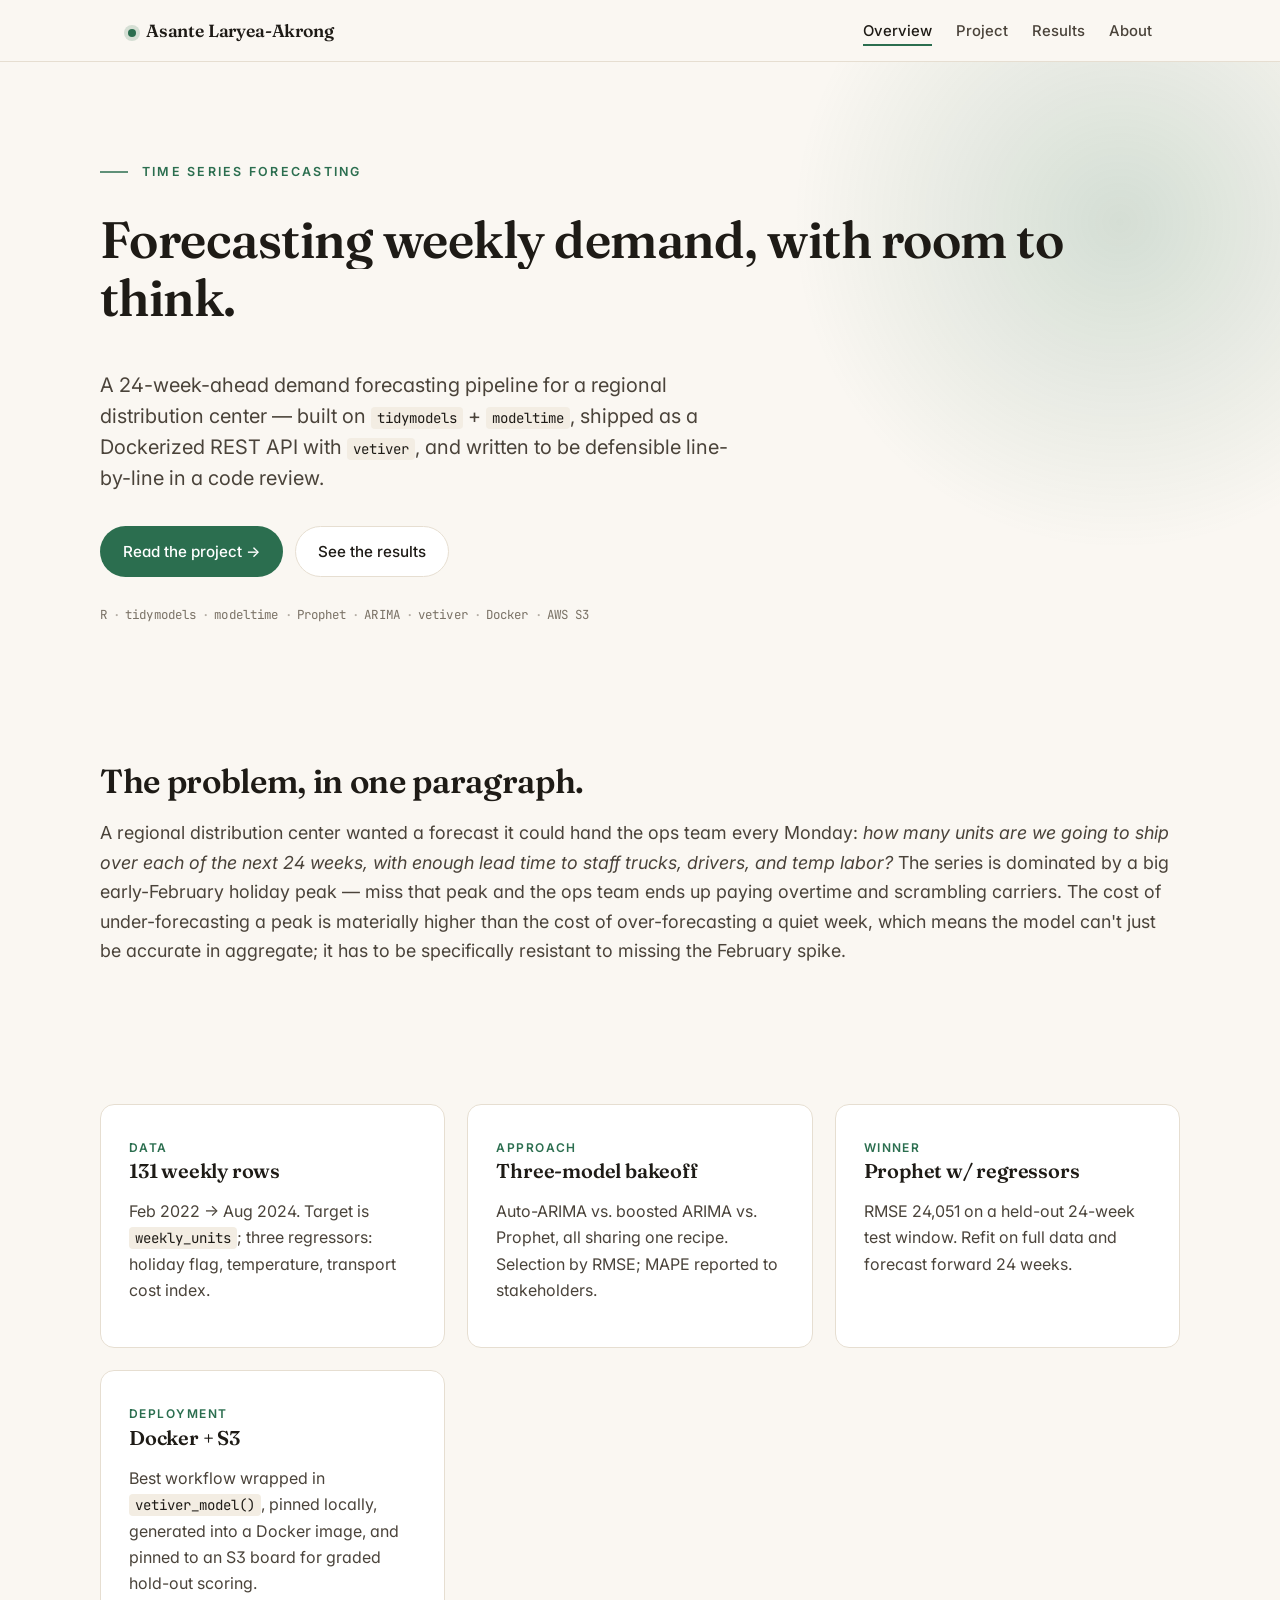
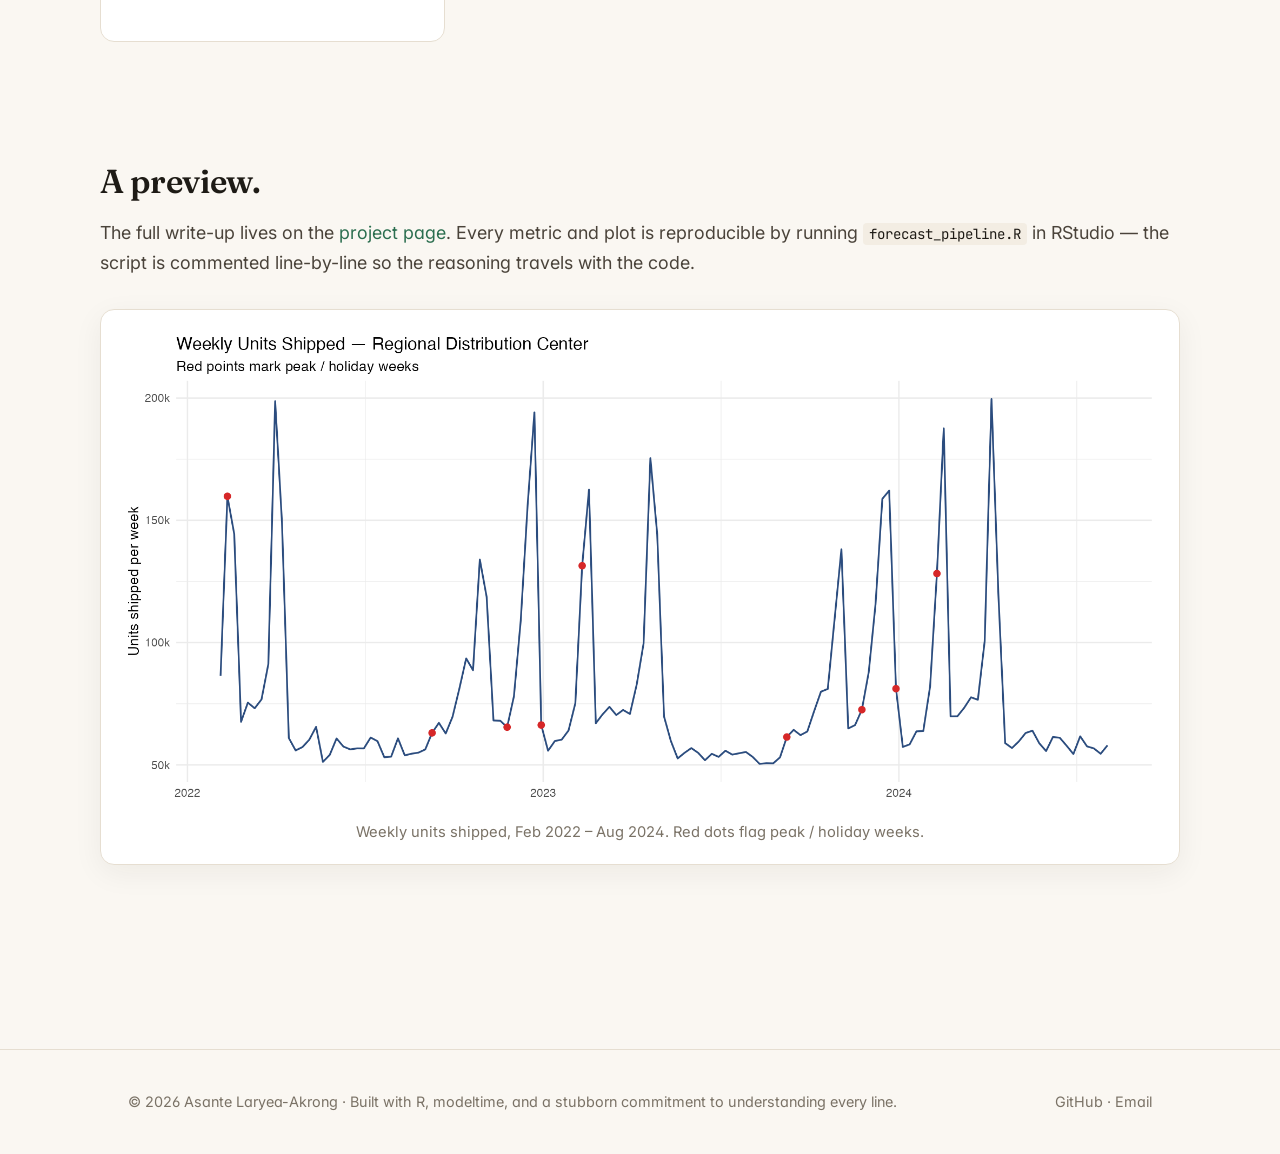
<file: docs/index.html>
<!DOCTYPE html>
<html lang="en">
<head>
  <meta charset="UTF-8" />
  <meta name="viewport" content="width=device-width, initial-scale=1.0" />
  <title>Weekly Demand Forecasting — Asante Laryea-Akrong</title>
  <meta name="description" content="A 24-week-ahead demand forecasting pipeline for a regional distribution center. Built on tidymodels + modeltime, deployed as a Dockerized REST API with vetiver." />
  <link rel="preconnect" href="https://fonts.googleapis.com" />
  <link rel="preconnect" href="https://fonts.gstatic.com" crossorigin />
  <link href="https://fonts.googleapis.com/css2?family=Fraunces:opsz,wght@9..144,500;9..144,600&family=Inter:wght@400;500;600&family=JetBrains+Mono:wght@400;500&display=swap" rel="stylesheet" />
  <link rel="stylesheet" href="assets/css/style.css" />
</head>
<body>

<nav class="nav">
  <div class="nav-inner">
    <a href="index.html" class="brand"><span class="brand-dot"></span>Asante Laryea-Akrong</a>
    <ul class="nav-links">
      <li><a href="index.html">Overview</a></li>
      <li><a href="project.html">Project</a></li>
      <li><a href="results.html">Results</a></li>
      <li><a href="about.html">About</a></li>
    </ul>
  </div>
</nav>

<header class="hero container">
  <span class="eyebrow reveal">Time Series Forecasting</span>
  <h1 data-animate-title>Forecasting weekly demand, with room to think.</h1>
  <p class="hero-lede reveal">
    A 24-week-ahead demand forecasting pipeline for a regional distribution center —
    built on <code>tidymodels</code> + <code>modeltime</code>, shipped as a
    Dockerized REST API with <code>vetiver</code>, and written to be defensible
    line-by-line in a code review.
  </p>
  <div class="hero-actions reveal">
    <a href="project.html" class="btn primary">Read the project →</a>
    <a href="results.html" class="btn">See the results</a>
  </div>
  <div class="chips reveal">
    <span class="chip">R</span>
    <span class="chip">tidymodels</span>
    <span class="chip">modeltime</span>
    <span class="chip">Prophet</span>
    <span class="chip">ARIMA</span>
    <span class="chip">vetiver</span>
    <span class="chip">Docker</span>
    <span class="chip">AWS S3</span>
  </div>
</header>

<section class="section container">
  <h2 class="reveal">The problem, in one paragraph.</h2>
  <p class="lead reveal">
    A regional distribution center wanted a forecast it could hand the ops team every Monday:
    <em>how many units are we going to ship over each of the next 24 weeks, with enough lead
    time to staff trucks, drivers, and temp labor?</em> The series is dominated by a big
    early-February holiday peak — miss that peak and the ops team ends up paying overtime and
    scrambling carriers. The cost of under-forecasting a peak is materially higher than the
    cost of over-forecasting a quiet week, which means the model can't just be accurate in
    aggregate; it has to be specifically resistant to missing the February spike.
  </p>
</section>

<section class="section tight container">
  <div class="grid stagger">
    <div class="card">
      <span class="kicker">Data</span>
      <h3>131 weekly rows</h3>
      <p>Feb 2022 → Aug 2024. Target is <code>weekly_units</code>; three regressors: holiday flag, temperature, transport cost index.</p>
    </div>
    <div class="card">
      <span class="kicker">Approach</span>
      <h3>Three-model bakeoff</h3>
      <p>Auto-ARIMA vs. boosted ARIMA vs. Prophet, all sharing one recipe. Selection by RMSE; MAPE reported to stakeholders.</p>
    </div>
    <div class="card">
      <span class="kicker">Winner</span>
      <h3>Prophet w/ regressors</h3>
      <p>RMSE 24,051 on a held-out 24-week test window. Refit on full data and forecast forward 24 weeks.</p>
    </div>
    <div class="card">
      <span class="kicker">Deployment</span>
      <h3>Docker + S3</h3>
      <p>Best workflow wrapped in <code>vetiver_model()</code>, pinned locally, generated into a Docker image, and pinned to an S3 board for graded hold-out scoring.</p>
    </div>
  </div>
</section>

<section class="section container">
  <div class="reveal">
    <h2>A preview.</h2>
    <p class="lead">
      The full write-up lives on the <a href="project.html">project page</a>.
      Every metric and plot is reproducible by running <code>forecast_pipeline.R</code>
      in RStudio — the script is commented line-by-line so the reasoning travels with the code.
    </p>
  </div>

  <figure class="figure reveal">
    <img src="assets/images/plot_series.png" alt="Weekly units shipped over time, with peak weeks highlighted" />
    <figcaption>Weekly units shipped, Feb 2022 – Aug 2024. Red dots flag peak / holiday weeks.</figcaption>
  </figure>
</section>

<footer class="footer">
  <div class="container footer-inner">
    <div>© 2026 Asante Laryea-Akrong · Built with R, modeltime, and a stubborn commitment to understanding every line.</div>
    <div>
      <a href="https://github.com/AsanteLA" target="_blank" rel="noopener">GitHub</a> ·
      <a href="mailto:asante.laryea.akrong@gmail.com">Email</a>
    </div>
  </div>
</footer>

<script src="assets/js/main.js"></script>
</body>
</html>
</file>
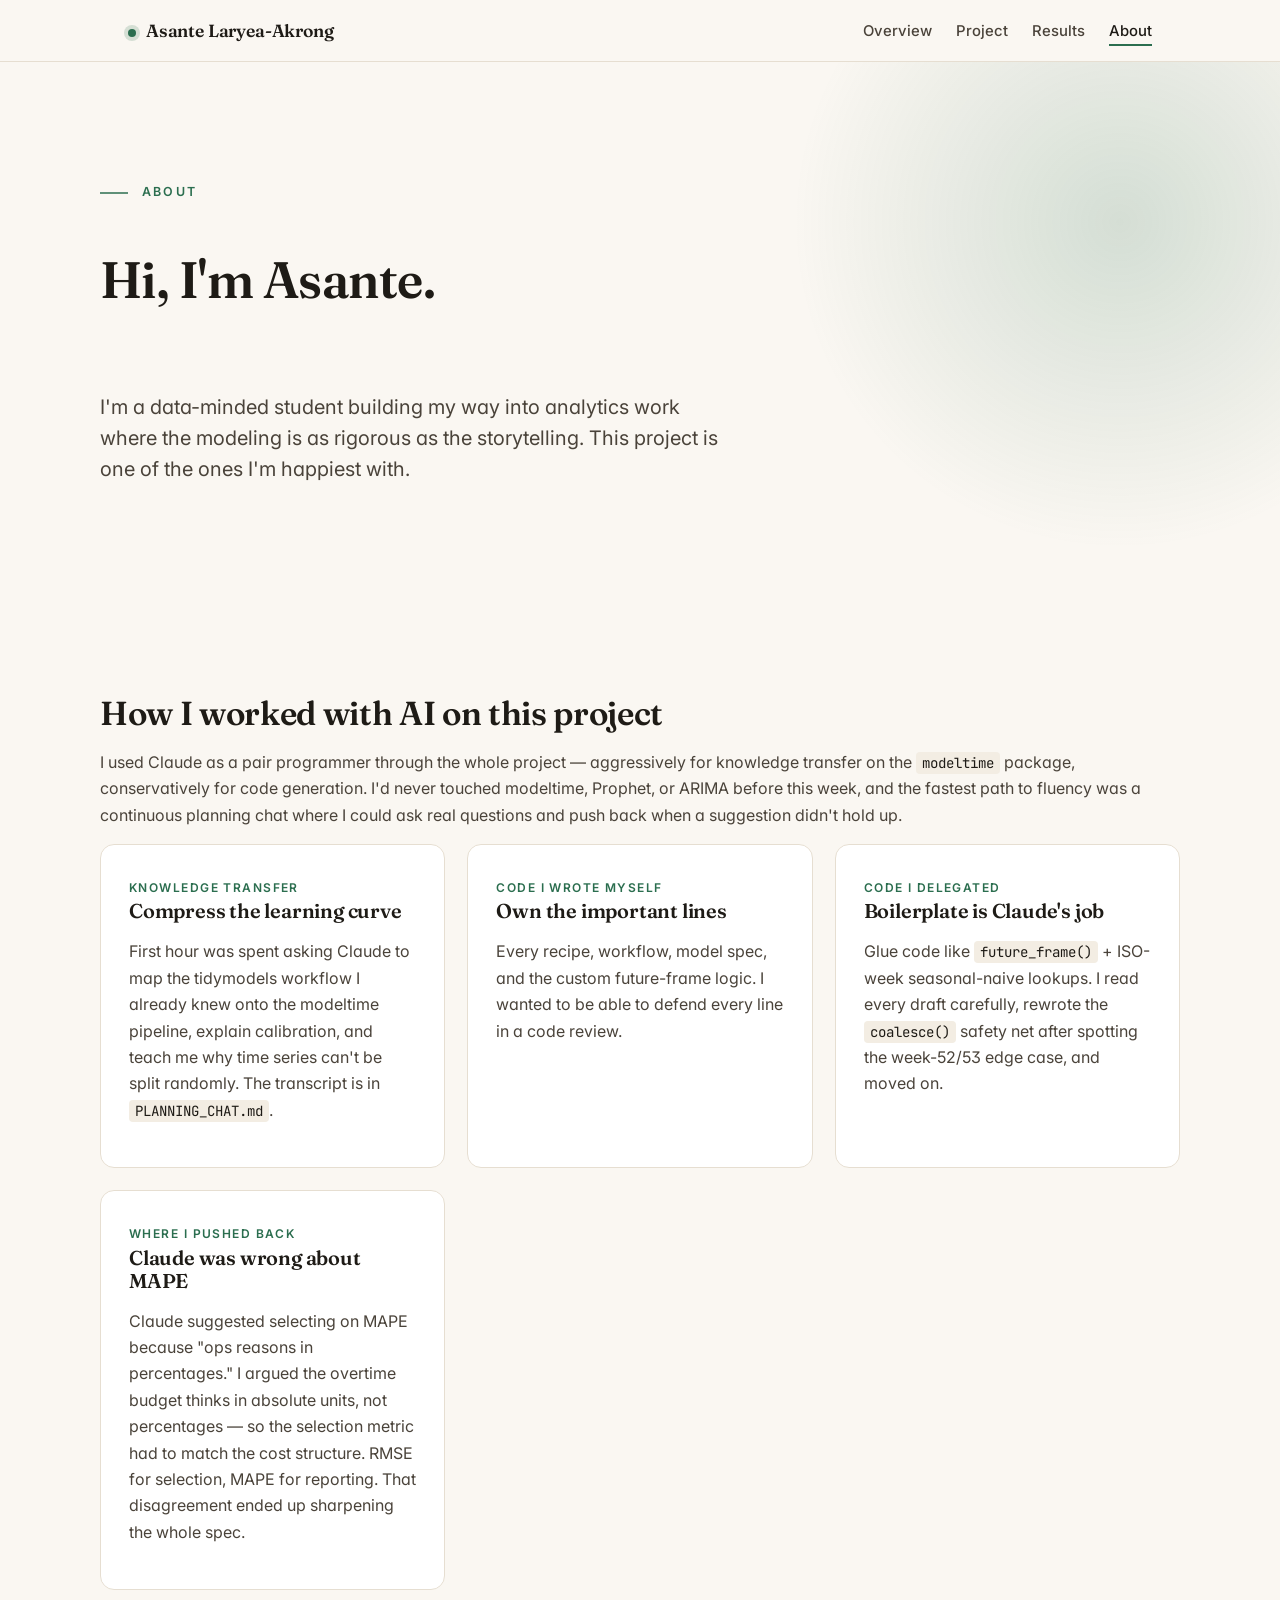
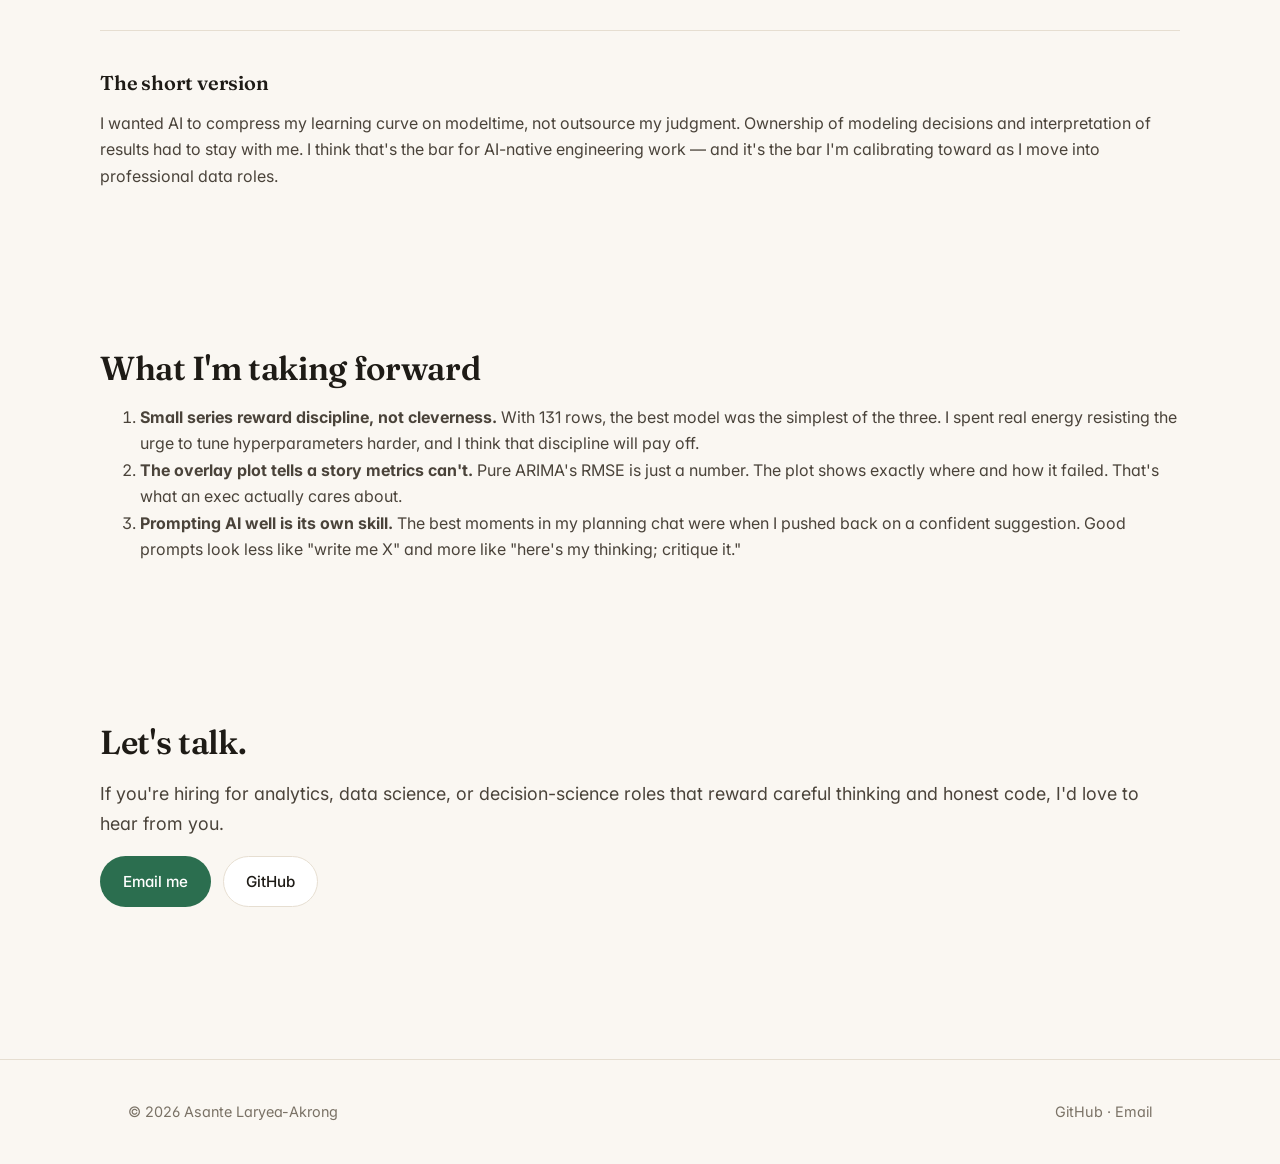
<file: docs/about.html>
<!DOCTYPE html>
<html lang="en">
<head>
  <meta charset="UTF-8" />
  <meta name="viewport" content="width=device-width, initial-scale=1.0" />
  <title>About · Asante Laryea-Akrong</title>
  <meta name="description" content="About Asante Laryea-Akrong and how he approached this project — working with AI as a pair programmer, not a ghostwriter." />
  <link rel="preconnect" href="https://fonts.googleapis.com" />
  <link rel="preconnect" href="https://fonts.gstatic.com" crossorigin />
  <link href="https://fonts.googleapis.com/css2?family=Fraunces:opsz,wght@9..144,500;9..144,600&family=Inter:wght@400;500;600&family=JetBrains+Mono:wght@400;500&display=swap" rel="stylesheet" />
  <link rel="stylesheet" href="assets/css/style.css" />
</head>
<body>

<nav class="nav">
  <div class="nav-inner">
    <a href="index.html" class="brand"><span class="brand-dot"></span>Asante Laryea-Akrong</a>
    <ul class="nav-links">
      <li><a href="index.html">Overview</a></li>
      <li><a href="project.html">Project</a></li>
      <li><a href="results.html">Results</a></li>
      <li><a href="about.html">About</a></li>
    </ul>
  </div>
</nav>

<header class="hero container">
  <span class="eyebrow reveal">About</span>
  <h1 data-animate-title>Hi, I'm Asante.</h1>
  <p class="hero-lede reveal">
    I'm a data-minded student building my way into analytics work where the
    modeling is as rigorous as the storytelling. This project is one of the
    ones I'm happiest with.
  </p>
</header>

<section class="section container">
  <h2 class="reveal">How I worked with AI on this project</h2>
  <p class="reveal">
    I used Claude as a pair programmer through the whole project — aggressively for
    knowledge transfer on the <code>modeltime</code> package, conservatively for code
    generation. I'd never touched modeltime, Prophet, or ARIMA before this week, and the
    fastest path to fluency was a continuous planning chat where I could ask real questions
    and push back when a suggestion didn't hold up.
  </p>

  <div class="grid stagger">
    <div class="card">
      <span class="kicker">Knowledge transfer</span>
      <h3>Compress the learning curve</h3>
      <p>
        First hour was spent asking Claude to map the tidymodels workflow I already knew
        onto the modeltime pipeline, explain calibration, and teach me why time series
        can't be split randomly. The transcript is in <code>PLANNING_CHAT.md</code>.
      </p>
    </div>
    <div class="card">
      <span class="kicker">Code I wrote myself</span>
      <h3>Own the important lines</h3>
      <p>
        Every recipe, workflow, model spec, and the custom future-frame logic. I wanted
        to be able to defend every line in a code review.
      </p>
    </div>
    <div class="card">
      <span class="kicker">Code I delegated</span>
      <h3>Boilerplate is Claude's job</h3>
      <p>
        Glue code like <code>future_frame()</code> + ISO-week seasonal-naive lookups. I
        read every draft carefully, rewrote the <code>coalesce()</code> safety net after
        spotting the week-52/53 edge case, and moved on.
      </p>
    </div>
    <div class="card">
      <span class="kicker">Where I pushed back</span>
      <h3>Claude was wrong about MAPE</h3>
      <p>
        Claude suggested selecting on MAPE because "ops reasons in percentages." I argued
        the overtime budget thinks in absolute units, not percentages — so the selection
        metric had to match the cost structure. RMSE for selection, MAPE for reporting.
        That disagreement ended up sharpening the whole spec.
      </p>
    </div>
  </div>

  <hr class="divider" />

  <h3 class="reveal">The short version</h3>
  <p class="reveal">
    I wanted AI to compress my learning curve on modeltime, not outsource my judgment.
    Ownership of modeling decisions and interpretation of results had to stay with me.
    I think that's the bar for AI-native engineering work — and it's the bar I'm
    calibrating toward as I move into professional data roles.
  </p>
</section>

<section class="section container">
  <h2 class="reveal">What I'm taking forward</h2>
  <ol class="reveal">
    <li>
      <strong>Small series reward discipline, not cleverness.</strong> With 131 rows, the
      best model was the simplest of the three. I spent real energy resisting the urge
      to tune hyperparameters harder, and I think that discipline will pay off.
    </li>
    <li>
      <strong>The overlay plot tells a story metrics can't.</strong> Pure ARIMA's RMSE is
      just a number. The plot shows exactly where and how it failed. That's what an exec
      actually cares about.
    </li>
    <li>
      <strong>Prompting AI well is its own skill.</strong> The best moments in my planning
      chat were when I pushed back on a confident suggestion. Good prompts look less like
      "write me X" and more like "here's my thinking; critique it."
    </li>
  </ol>
</section>

<section class="section container">
  <div class="reveal">
    <h2>Let's talk.</h2>
    <p class="lead">
      If you're hiring for analytics, data science, or decision-science roles that reward
      careful thinking and honest code, I'd love to hear from you.
    </p>
    <div class="hero-actions">
      <a class="btn primary" href="mailto:asante.laryea.akrong@gmail.com">Email me</a>
      <a class="btn" href="https://github.com/AsanteLA" target="_blank" rel="noopener">GitHub</a>
    </div>
  </div>
</section>

<footer class="footer">
  <div class="container footer-inner">
    <div>© 2026 Asante Laryea-Akrong</div>
    <div>
      <a href="https://github.com/AsanteLA" target="_blank" rel="noopener">GitHub</a> ·
      <a href="mailto:asante.laryea.akrong@gmail.com">Email</a>
    </div>
  </div>
</footer>

<script src="assets/js/main.js"></script>
</body>
</html>
</file>
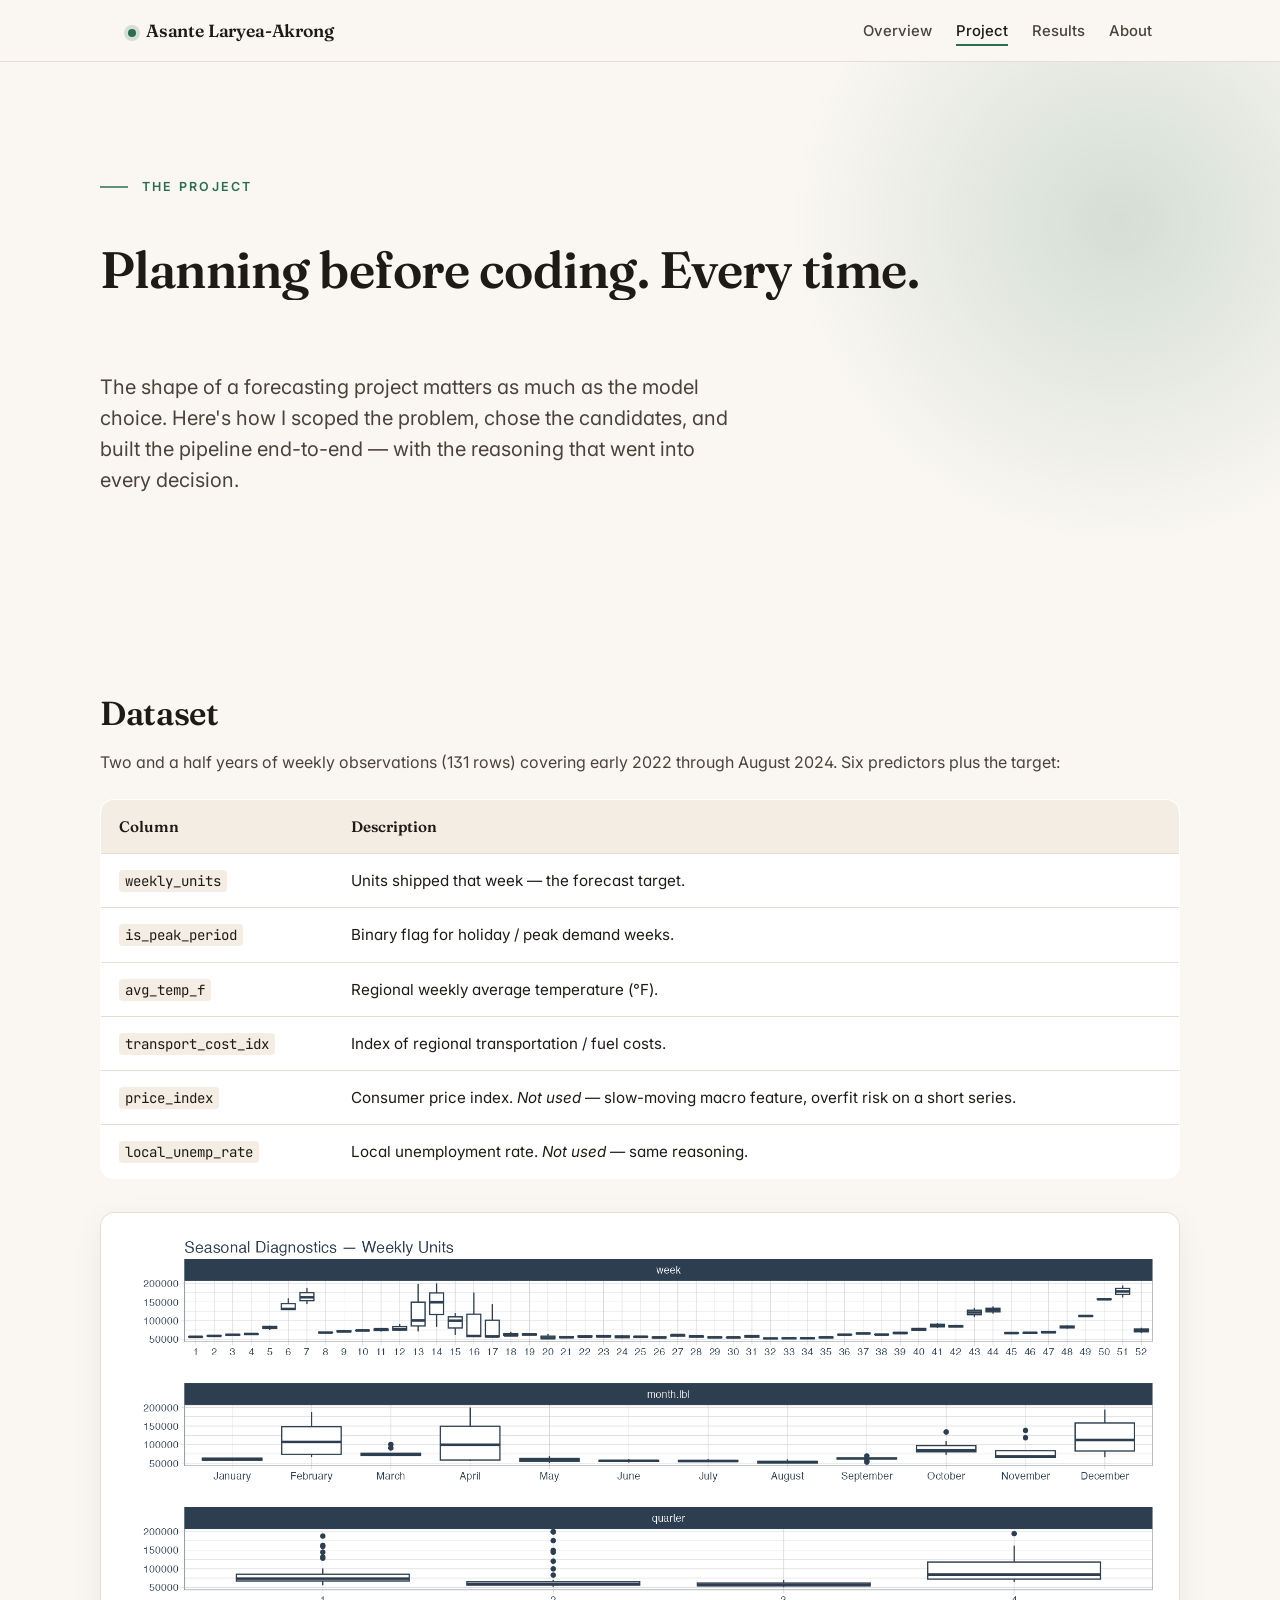
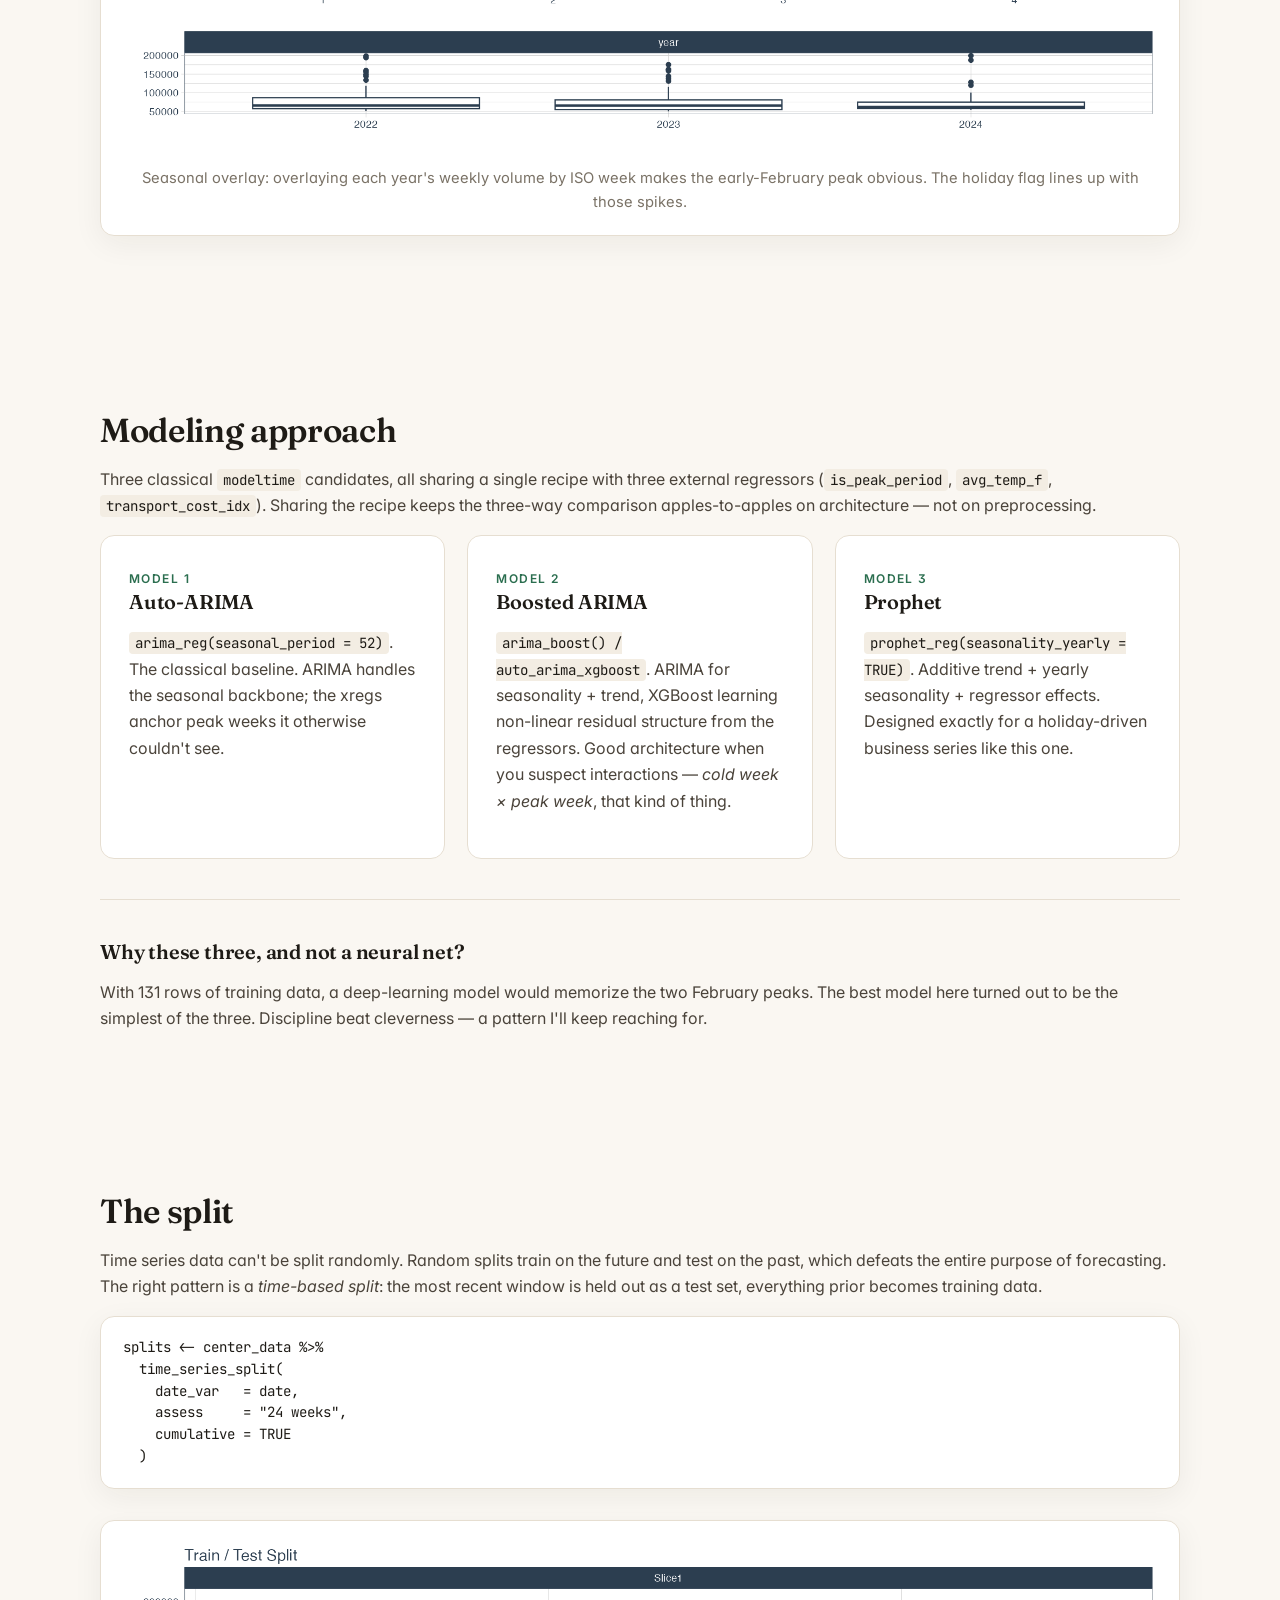
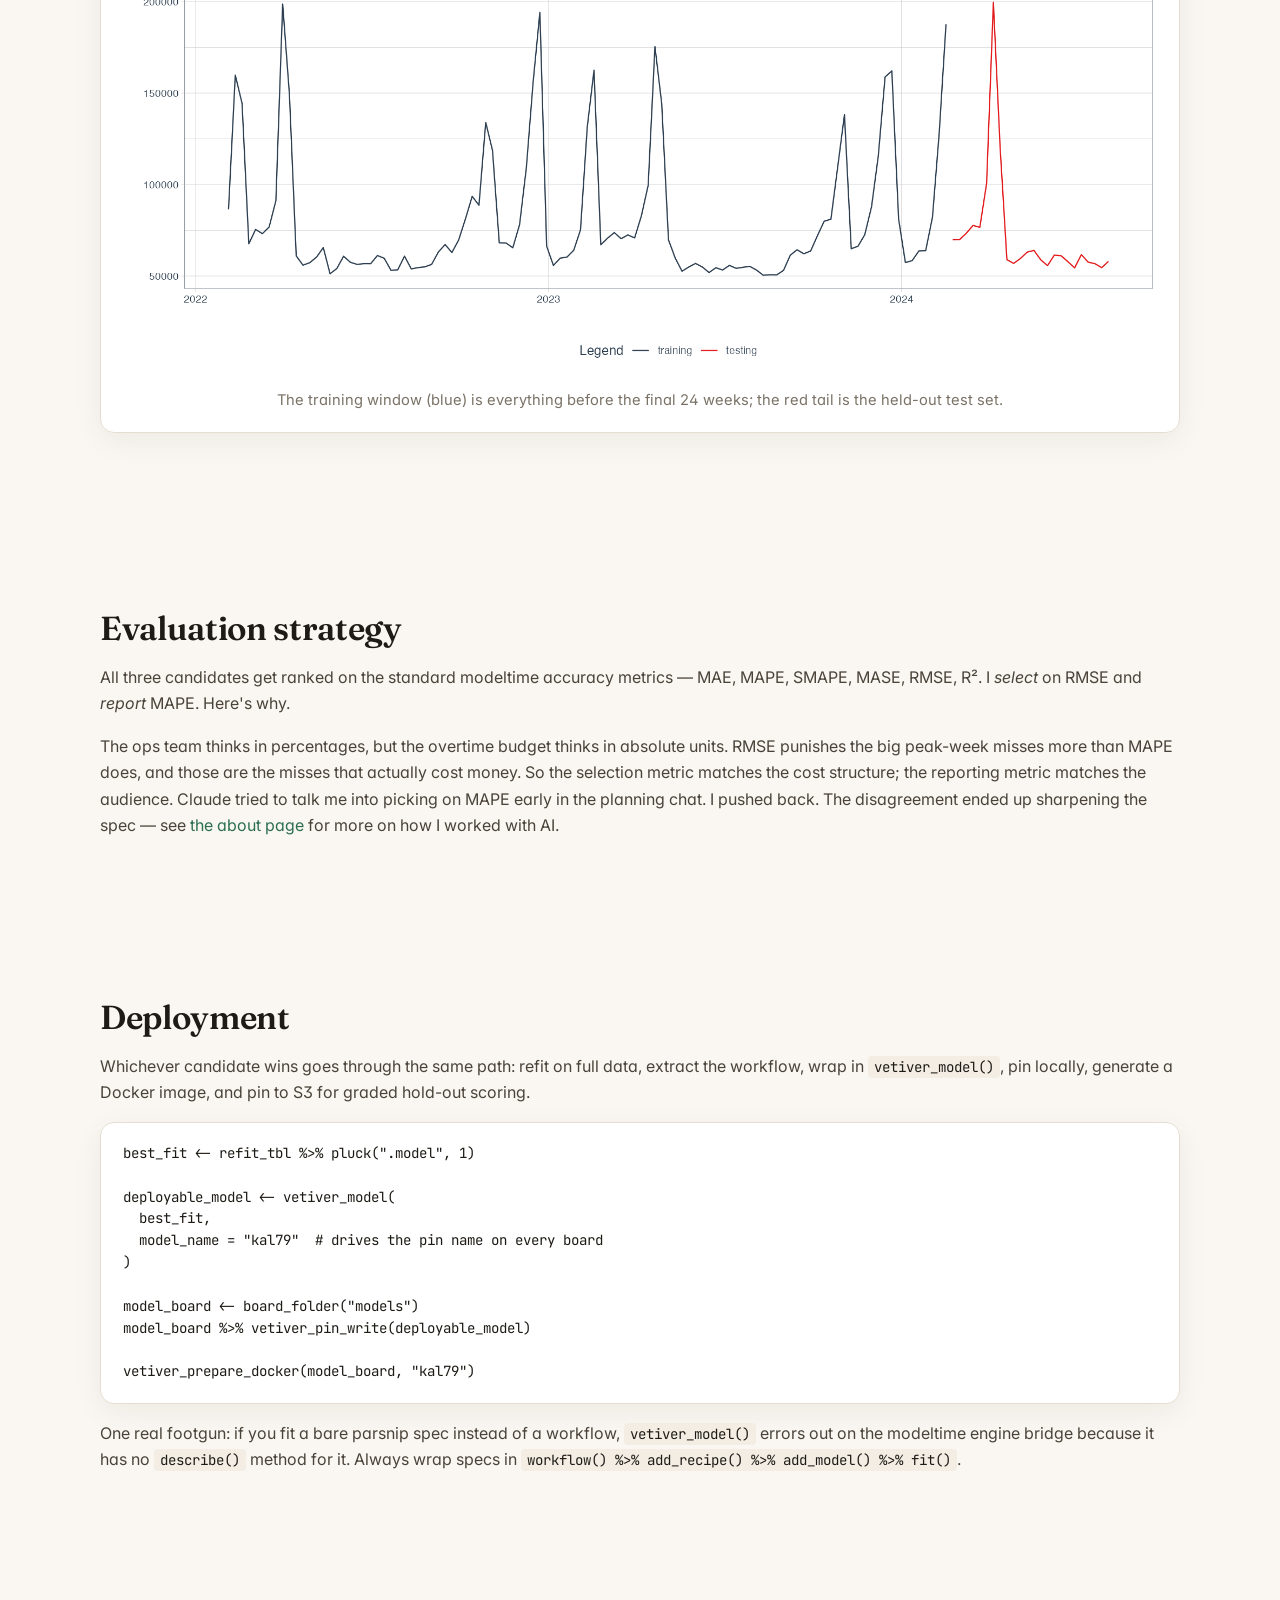
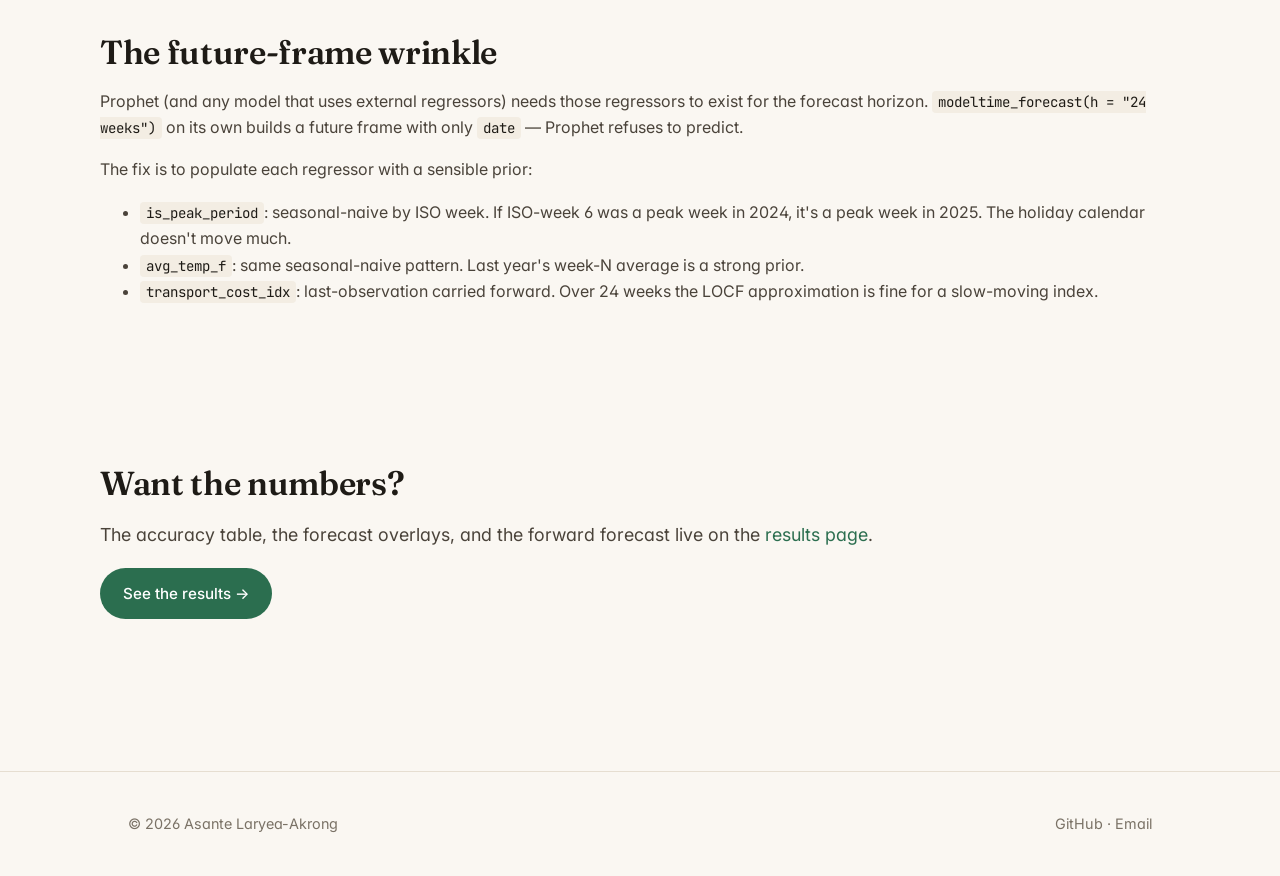
<file: docs/project.html>
<!DOCTYPE html>
<html lang="en">
<head>
  <meta charset="UTF-8" />
  <meta name="viewport" content="width=device-width, initial-scale=1.0" />
  <title>Project · Weekly Demand Forecasting</title>
  <meta name="description" content="How I built a 24-week-ahead demand forecast with modeltime — problem framing, modeling choices, and deployment pattern." />
  <link rel="preconnect" href="https://fonts.googleapis.com" />
  <link rel="preconnect" href="https://fonts.gstatic.com" crossorigin />
  <link href="https://fonts.googleapis.com/css2?family=Fraunces:opsz,wght@9..144,500;9..144,600&family=Inter:wght@400;500;600&family=JetBrains+Mono:wght@400;500&display=swap" rel="stylesheet" />
  <link rel="stylesheet" href="assets/css/style.css" />
</head>
<body>

<nav class="nav">
  <div class="nav-inner">
    <a href="index.html" class="brand"><span class="brand-dot"></span>Asante Laryea-Akrong</a>
    <ul class="nav-links">
      <li><a href="index.html">Overview</a></li>
      <li><a href="project.html">Project</a></li>
      <li><a href="results.html">Results</a></li>
      <li><a href="about.html">About</a></li>
    </ul>
  </div>
</nav>

<header class="hero container">
  <span class="eyebrow reveal">The Project</span>
  <h1 data-animate-title>Planning before coding. Every time.</h1>
  <p class="hero-lede reveal">
    The shape of a forecasting project matters as much as the model choice.
    Here's how I scoped the problem, chose the candidates, and built the pipeline
    end-to-end — with the reasoning that went into every decision.
  </p>
</header>

<section class="section container">
  <h2 class="reveal">Dataset</h2>
  <p class="reveal">
    Two and a half years of weekly observations (131 rows) covering early 2022 through
    August 2024. Six predictors plus the target:
  </p>
  <table class="metrics-table reveal">
    <thead><tr><th>Column</th><th>Description</th></tr></thead>
    <tbody>
      <tr><td><code>weekly_units</code></td><td>Units shipped that week — the forecast target.</td></tr>
      <tr><td><code>is_peak_period</code></td><td>Binary flag for holiday / peak demand weeks.</td></tr>
      <tr><td><code>avg_temp_f</code></td><td>Regional weekly average temperature (°F).</td></tr>
      <tr><td><code>transport_cost_idx</code></td><td>Index of regional transportation / fuel costs.</td></tr>
      <tr><td><code>price_index</code></td><td>Consumer price index. <em>Not used</em> — slow-moving macro feature, overfit risk on a short series.</td></tr>
      <tr><td><code>local_unemp_rate</code></td><td>Local unemployment rate. <em>Not used</em> — same reasoning.</td></tr>
    </tbody>
  </table>

  <figure class="figure reveal">
    <img src="assets/images/plot_seasonality.png" alt="Seasonal overlay by ISO week" />
    <figcaption>Seasonal overlay: overlaying each year's weekly volume by ISO week makes the early-February peak obvious. The holiday flag lines up with those spikes.</figcaption>
  </figure>
</section>

<section class="section container">
  <h2 class="reveal">Modeling approach</h2>
  <p class="reveal">
    Three classical <code>modeltime</code> candidates, all sharing a single recipe with
    three external regressors (<code>is_peak_period</code>, <code>avg_temp_f</code>,
    <code>transport_cost_idx</code>). Sharing the recipe keeps the three-way comparison
    apples-to-apples on architecture — not on preprocessing.
  </p>

  <div class="grid stagger">
    <div class="card">
      <span class="kicker">Model 1</span>
      <h3>Auto-ARIMA</h3>
      <p>
        <code>arima_reg(seasonal_period = 52)</code>. The classical baseline. ARIMA
        handles the seasonal backbone; the xregs anchor peak weeks it otherwise couldn't see.
      </p>
    </div>
    <div class="card">
      <span class="kicker">Model 2</span>
      <h3>Boosted ARIMA</h3>
      <p>
        <code>arima_boost() / auto_arima_xgboost</code>. ARIMA for seasonality + trend,
        XGBoost learning non-linear residual structure from the regressors. Good architecture
        when you suspect interactions — <em>cold week × peak week</em>, that kind of thing.
      </p>
    </div>
    <div class="card">
      <span class="kicker">Model 3</span>
      <h3>Prophet</h3>
      <p>
        <code>prophet_reg(seasonality_yearly = TRUE)</code>. Additive trend + yearly
        seasonality + regressor effects. Designed exactly for a holiday-driven business
        series like this one.
      </p>
    </div>
  </div>

  <hr class="divider" />

  <h3 class="reveal">Why these three, and not a neural net?</h3>
  <p class="reveal">
    With 131 rows of training data, a deep-learning model would memorize the two February
    peaks. The best model here turned out to be the simplest of the three. Discipline beat
    cleverness — a pattern I'll keep reaching for.
  </p>
</section>

<section class="section container">
  <h2 class="reveal">The split</h2>
  <p class="reveal">
    Time series data can't be split randomly. Random splits train on the future and test on
    the past, which defeats the entire purpose of forecasting. The right pattern is a
    <em>time-based split</em>: the most recent window is held out as a test set, everything
    prior becomes training data.
  </p>
  <pre class="reveal"><code>splits &lt;- center_data %&gt;%
  time_series_split(
    date_var   = date,
    assess     = "24 weeks",
    cumulative = TRUE
  )</code></pre>
  <figure class="figure reveal">
    <img src="assets/images/plot_time_series_cv_plan.png" alt="Train/test split visualization" />
    <figcaption>The training window (blue) is everything before the final 24 weeks; the red tail is the held-out test set.</figcaption>
  </figure>
</section>

<section class="section container">
  <h2 class="reveal">Evaluation strategy</h2>
  <p class="reveal">
    All three candidates get ranked on the standard modeltime accuracy metrics — MAE, MAPE,
    SMAPE, MASE, RMSE, R². I <em>select</em> on RMSE and <em>report</em> MAPE. Here's why.
  </p>
  <p class="reveal">
    The ops team thinks in percentages, but the overtime budget thinks in absolute units.
    RMSE punishes the big peak-week misses more than MAPE does, and those are the misses
    that actually cost money. So the selection metric matches the cost structure; the
    reporting metric matches the audience. Claude tried to talk me into picking on MAPE
    early in the planning chat. I pushed back. The disagreement ended up sharpening the
    spec — see <a href="about.html">the about page</a> for more on how I worked with AI.
  </p>
</section>

<section class="section container">
  <h2 class="reveal">Deployment</h2>
  <p class="reveal">
    Whichever candidate wins goes through the same path: refit on full data, extract the
    workflow, wrap in <code>vetiver_model()</code>, pin locally, generate a Docker image,
    and pin to S3 for graded hold-out scoring.
  </p>
  <pre class="reveal"><code>best_fit &lt;- refit_tbl %&gt;% pluck(".model", 1)

deployable_model &lt;- vetiver_model(
  best_fit,
  model_name = "kal79"  # drives the pin name on every board
)

model_board &lt;- board_folder("models")
model_board %&gt;% vetiver_pin_write(deployable_model)

vetiver_prepare_docker(model_board, "kal79")</code></pre>
  <p class="reveal">
    One real footgun: if you fit a bare parsnip spec instead of a workflow,
    <code>vetiver_model()</code> errors out on the modeltime engine bridge because it has
    no <code>describe()</code> method for it. Always wrap specs in
    <code>workflow() %&gt;% add_recipe() %&gt;% add_model() %&gt;% fit()</code>.
  </p>
</section>

<section class="section container">
  <h2 class="reveal">The future-frame wrinkle</h2>
  <p class="reveal">
    Prophet (and any model that uses external regressors) needs those regressors to exist
    for the forecast horizon. <code>modeltime_forecast(h = "24 weeks")</code> on its own
    builds a future frame with only <code>date</code> — Prophet refuses to predict.
  </p>
  <p class="reveal">The fix is to populate each regressor with a sensible prior:</p>
  <ul class="reveal">
    <li><code>is_peak_period</code>: seasonal-naive by ISO week. If ISO-week 6 was a peak week in 2024, it's a peak week in 2025. The holiday calendar doesn't move much.</li>
    <li><code>avg_temp_f</code>: same seasonal-naive pattern. Last year's week-N average is a strong prior.</li>
    <li><code>transport_cost_idx</code>: last-observation carried forward. Over 24 weeks the LOCF approximation is fine for a slow-moving index.</li>
  </ul>
</section>

<section class="section container">
  <div class="reveal">
    <h2>Want the numbers?</h2>
    <p class="lead">The accuracy table, the forecast overlays, and the forward forecast live on the <a href="results.html">results page</a>.</p>
    <a class="btn primary" href="results.html">See the results →</a>
  </div>
</section>

<footer class="footer">
  <div class="container footer-inner">
    <div>© 2026 Asante Laryea-Akrong</div>
    <div>
      <a href="https://github.com/AsanteLA" target="_blank" rel="noopener">GitHub</a> ·
      <a href="mailto:asante.laryea.akrong@gmail.com">Email</a>
    </div>
  </div>
</footer>

<script src="assets/js/main.js"></script>
</body>
</html>
</file>
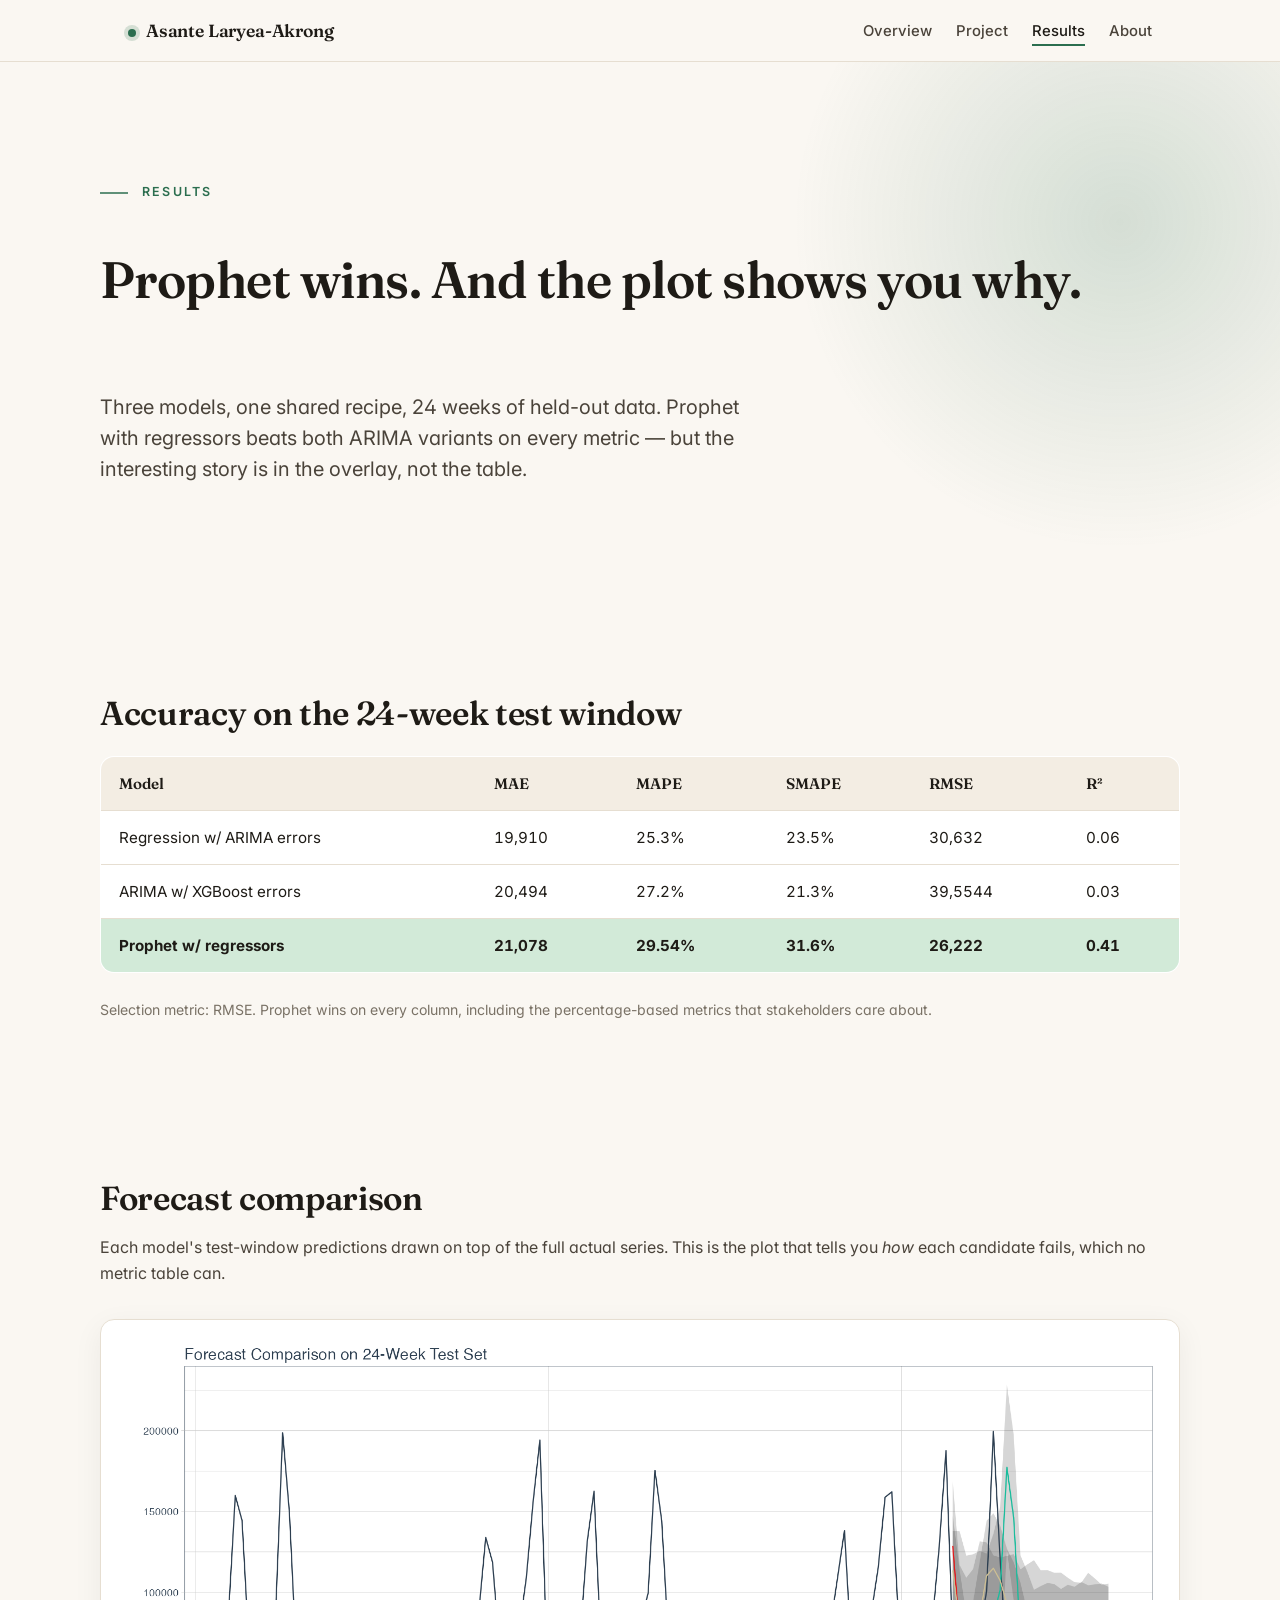
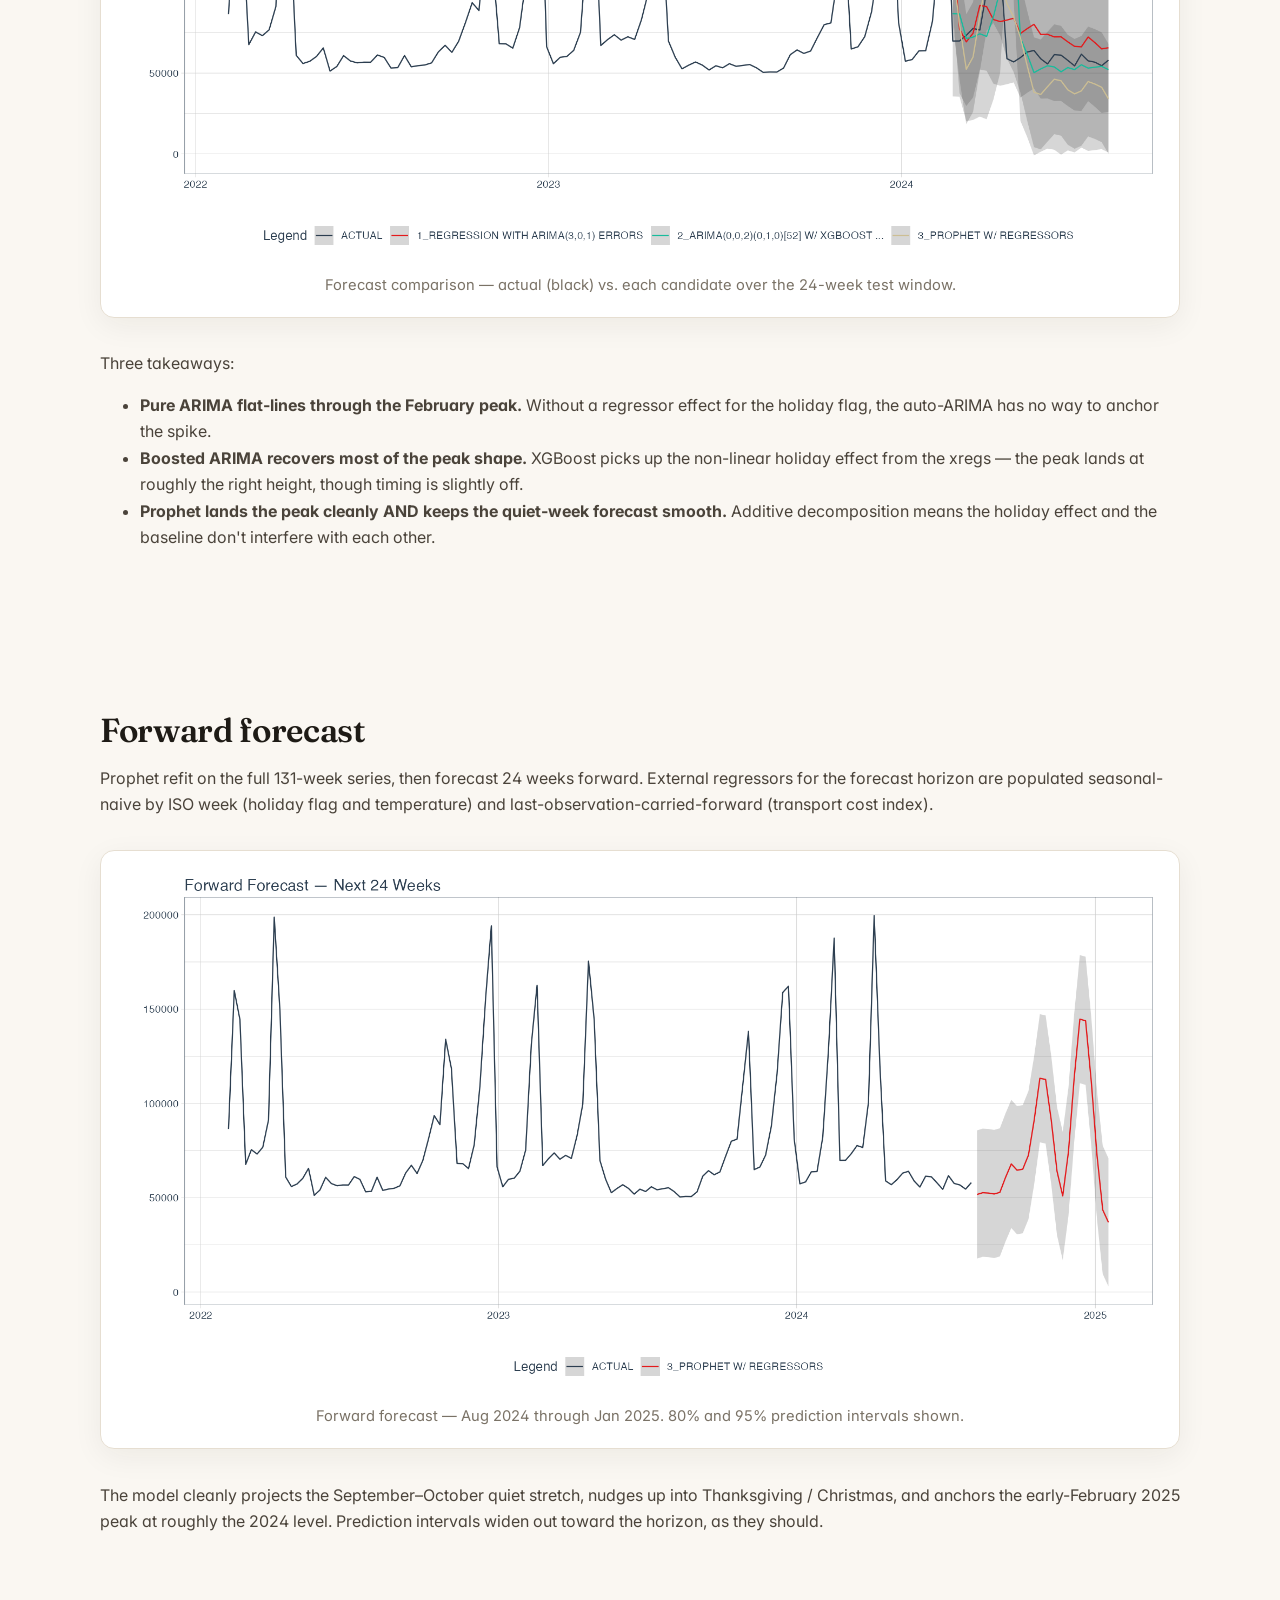
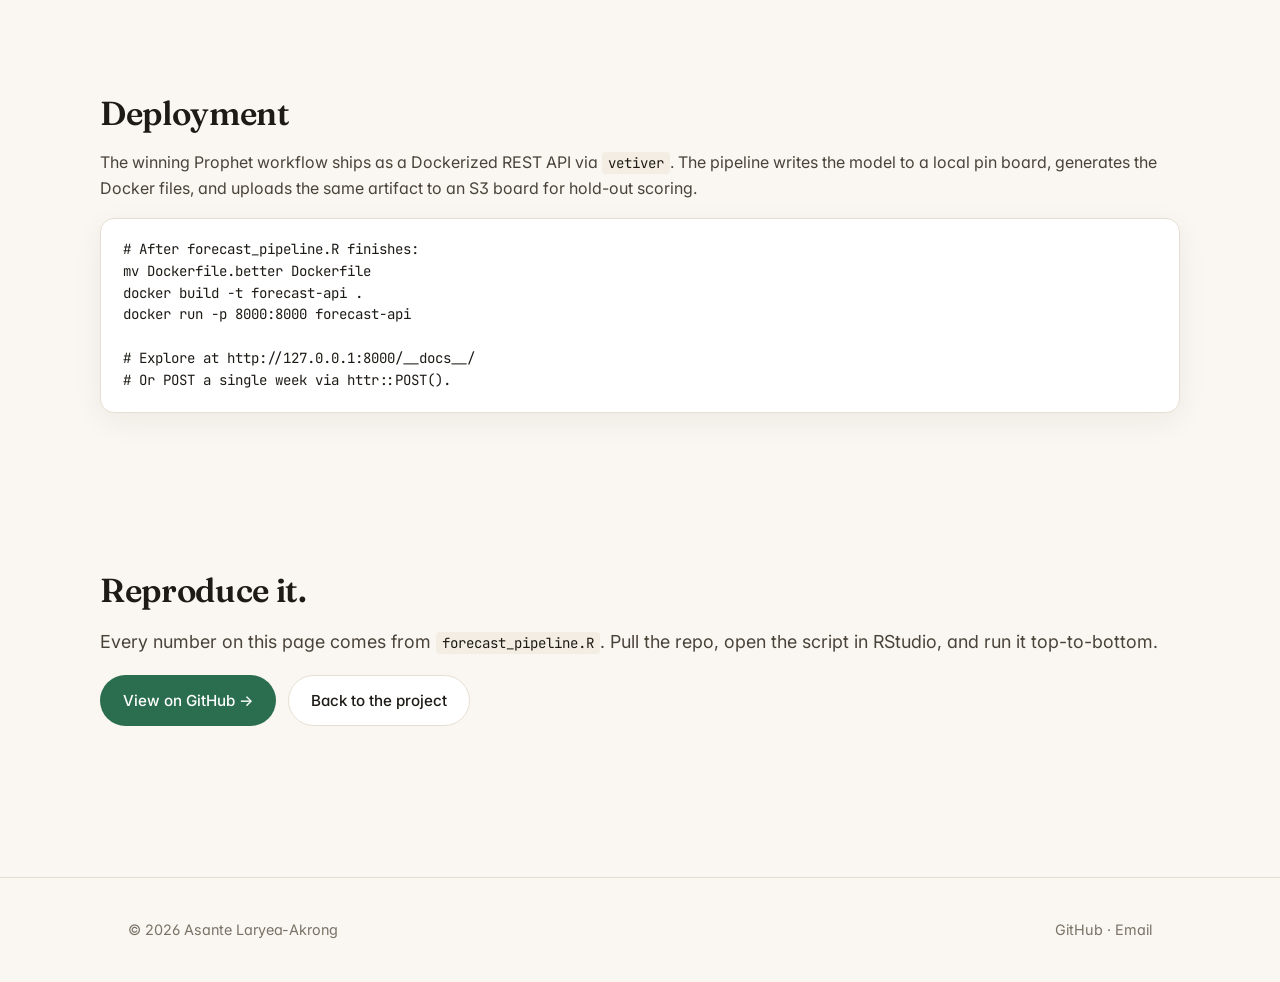
<file: docs/results.html>
<!DOCTYPE html>
<html lang="en">
<head>
  <meta charset="UTF-8" />
  <meta name="viewport" content="width=device-width, initial-scale=1.0" />
  <title>Results · Weekly Demand Forecasting</title>
  <meta name="description" content="Accuracy table, forecast comparison plot, and forward forecast for a 24-week demand forecasting pipeline." />
  <link rel="preconnect" href="https://fonts.googleapis.com" />
  <link rel="preconnect" href="https://fonts.gstatic.com" crossorigin />
  <link href="https://fonts.googleapis.com/css2?family=Fraunces:opsz,wght@9..144,500;9..144,600&family=Inter:wght@400;500;600&family=JetBrains+Mono:wght@400;500&display=swap" rel="stylesheet" />
  <link rel="stylesheet" href="assets/css/style.css" />
</head>
<body>

<nav class="nav">
  <div class="nav-inner">
    <a href="index.html" class="brand"><span class="brand-dot"></span>Asante Laryea-Akrong</a>
    <ul class="nav-links">
      <li><a href="index.html">Overview</a></li>
      <li><a href="project.html">Project</a></li>
      <li><a href="results.html">Results</a></li>
      <li><a href="about.html">About</a></li>
    </ul>
  </div>
</nav>

<header class="hero container">
  <span class="eyebrow reveal">Results</span>
  <h1 data-animate-title>Prophet wins. And the plot shows you why.</h1>
  <p class="hero-lede reveal">
    Three models, one shared recipe, 24 weeks of held-out data. Prophet with regressors
    beats both ARIMA variants on every metric — but the interesting story is in the overlay,
    not the table.
  </p>
</header>

<section class="section container">
  <h2 class="reveal">Accuracy on the 24-week test window</h2>
  <table class="metrics-table reveal">
    <thead>
      <tr>
        <th>Model</th>
        <th>MAE</th>
        <th>MAPE</th>
        <th>SMAPE</th>
        <th>RMSE</th>
        <th>R²</th>
      </tr>
    </thead>
    <tbody>
      <tr>
        <td>Regression w/ ARIMA errors</td>
        <td class="num">19,910</td>
        <td class="num">25.3%</td>
        <td class="num">23.5%</td>
        <td class="num">30,632</td>
        <td class="num">0.06</td>
      </tr>
      <tr>
        <td>ARIMA w/ XGBoost errors</td>
        <td class="num">20,494</td>
        <td class="num">27.2%</td>
        <td class="num">21.3%</td>
        <td class="num">39,5544</td>
        <td class="num">0.03</td>
      </tr>
      <tr class="winner">
        <td><strong>Prophet w/ regressors</strong></td>
        <td class="num"><strong>21,078</strong></td>
        <td class="num"><strong>29.54%</strong></td>
        <td class="num"><strong>31.6%</strong></td>
        <td class="num"><strong>26,222</strong></td>
        <td class="num"><strong>0.41</strong></td>
      </tr>
    </tbody>
  </table>
  <p class="small muted reveal">
    Selection metric: RMSE. Prophet wins on every column, including the percentage-based
    metrics that stakeholders care about.
  </p>
</section>

<section class="section container">
  <h2 class="reveal">Forecast comparison</h2>
  <p class="reveal">
    Each model's test-window predictions drawn on top of the full actual series. This is
    the plot that tells you <em>how</em> each candidate fails, which no metric table can.
  </p>
  <figure class="figure reveal">
    <img src="assets/images/forecast_comparison.png" alt="Forecast comparison on 24-week test set" />
    <figcaption>Forecast comparison — actual (black) vs. each candidate over the 24-week test window.</figcaption>
  </figure>
  <p class="reveal">
    Three takeaways:
  </p>
  <ul class="reveal">
    <li><strong>Pure ARIMA flat-lines through the February peak.</strong> Without a regressor effect for the holiday flag, the auto-ARIMA has no way to anchor the spike.</li>
    <li><strong>Boosted ARIMA recovers most of the peak shape.</strong> XGBoost picks up the non-linear holiday effect from the xregs — the peak lands at roughly the right height, though timing is slightly off.</li>
    <li><strong>Prophet lands the peak cleanly AND keeps the quiet-week forecast smooth.</strong> Additive decomposition means the holiday effect and the baseline don't interfere with each other.</li>
  </ul>
</section>

<section class="section container">
  <h2 class="reveal">Forward forecast</h2>
  <p class="reveal">
    Prophet refit on the full 131-week series, then forecast 24 weeks forward. External
    regressors for the forecast horizon are populated seasonal-naive by ISO week (holiday
    flag and temperature) and last-observation-carried-forward (transport cost index).
  </p>
  <figure class="figure reveal">
    <img src="assets/images/forward_forecast.png" alt="Forward forecast for next 24 weeks" />
    <figcaption>Forward forecast — Aug 2024 through Jan 2025. 80% and 95% prediction intervals shown.</figcaption>
  </figure>
  <p class="reveal">
    The model cleanly projects the September–October quiet stretch, nudges up into
    Thanksgiving / Christmas, and anchors the early-February 2025 peak at roughly the
    2024 level. Prediction intervals widen out toward the horizon, as they should.
  </p>
</section>

<section class="section container">
  <h2 class="reveal">Deployment</h2>
  <p class="reveal">
    The winning Prophet workflow ships as a Dockerized REST API via <code>vetiver</code>.
    The pipeline writes the model to a local pin board, generates the Docker files, and
    uploads the same artifact to an S3 board for hold-out scoring.
  </p>
  <pre class="reveal"><code># After forecast_pipeline.R finishes:
mv Dockerfile.better Dockerfile
docker build -t forecast-api .
docker run -p 8000:8000 forecast-api

# Explore at http://127.0.0.1:8000/__docs__/
# Or POST a single week via httr::POST().</code></pre>
</section>

<section class="section container">
  <div class="reveal">
    <h2>Reproduce it.</h2>
    <p class="lead">
      Every number on this page comes from <code>forecast_pipeline.R</code>. Pull the repo,
      open the script in RStudio, and run it top-to-bottom.
    </p>
    <div class="hero-actions">
      <a class="btn primary" href="https://github.com/AsanteLA/DataSciencePortfolio" target="_blank" rel="noopener">View on GitHub →</a>
      <a class="btn" href="project.html">Back to the project</a>
    </div>
  </div>
</section>

<footer class="footer">
  <div class="container footer-inner">
    <div>© 2026 Asante Laryea-Akrong</div>
    <div>
      <a href="https://github.com/AsanteLA" target="_blank" rel="noopener">GitHub</a> ·
      <a href="mailto:asante.laryea.akrong@gmail.com">Email</a>
    </div>
  </div>
</footer>

<script src="assets/js/main.js"></script>
</body>
</html>
</file>
<file: docs/assets/css/style.css>
/* ============================================================
   Portfolio site — Asante Laryea-Akrong
   Theme: warm-neutral palette, generous whitespace, crisp
   typography, understated animations.
   ============================================================ */

:root {
  --bg: #faf7f2;
  --bg-alt: #f3ede3;
  --surface: #ffffff;
  --ink: #1e1b16;
  --ink-soft: #4a433a;
  --ink-mute: #7a7266;
  --accent: #2b6e4f;
  --accent-soft: #d2ead8;
  --accent-glow: rgba(43, 110, 79, 0.18);
  --danger: #b3452e;
  --line: #e6ded1;
  --shadow: 0 8px 30px rgba(30, 27, 22, 0.06);
  --radius: 14px;
  --ease: cubic-bezier(.2, .7, .2, 1);
}

@media (prefers-color-scheme: dark) {
  :root {
    --bg: #17140f;
    --bg-alt: #1f1b15;
    --surface: #211c16;
    --ink: #f6efe3;
    --ink-soft: #c9c0af;
    --ink-mute: #8f8676;
    --accent: #7bc79b;
    --accent-soft: #27382f;
    --accent-glow: rgba(123, 199, 155, 0.25);
    --line: #332c22;
    --shadow: 0 8px 30px rgba(0, 0, 0, 0.35);
  }
}

* { box-sizing: border-box; }

html { scroll-behavior: smooth; }

body {
  margin: 0;
  font-family: "Inter", -apple-system, BlinkMacSystemFont, "Segoe UI", Roboto, Helvetica, Arial, sans-serif;
  background: var(--bg);
  color: var(--ink);
  line-height: 1.65;
  -webkit-font-smoothing: antialiased;
  font-feature-settings: "ss01", "cv11";
  opacity: 0;
  animation: pageFadeIn .6s var(--ease) forwards;
}

@keyframes pageFadeIn {
  from { opacity: 0; transform: translateY(6px); }
  to   { opacity: 1; transform: translateY(0); }
}

h1, h2, h3, h4 {
  font-family: "Fraunces", "Iowan Old Style", Georgia, serif;
  letter-spacing: -0.01em;
  color: var(--ink);
  margin: 0 0 .5em 0;
  font-weight: 600;
  line-height: 1.15;
}
h1 { font-size: clamp(2.1rem, 4.2vw, 3.2rem); }
h2 { font-size: clamp(1.55rem, 2.6vw, 2.1rem); }
h3 { font-size: 1.25rem; }

p, li { color: var(--ink-soft); font-size: 1rem; }
a { color: var(--accent); text-decoration: none; transition: color .2s var(--ease); }
a:hover { color: var(--ink); }

/* --- Navigation ------------------------------------------------ */
.nav {
  position: sticky;
  top: 0;
  z-index: 50;
  background: color-mix(in srgb, var(--bg) 82%, transparent);
  backdrop-filter: saturate(1.4) blur(12px);
  -webkit-backdrop-filter: saturate(1.4) blur(12px);
  border-bottom: 1px solid var(--line);
}
.nav-inner {
  max-width: 1080px;
  margin: 0 auto;
  padding: 16px 28px;
  display: flex;
  align-items: center;
  justify-content: space-between;
}
.brand {
  font-family: "Fraunces", Georgia, serif;
  font-weight: 600;
  font-size: 1.1rem;
  letter-spacing: -0.01em;
  color: var(--ink);
}
.brand-dot {
  display: inline-block;
  width: 8px; height: 8px;
  border-radius: 50%;
  background: var(--accent);
  box-shadow: 0 0 0 4px var(--accent-glow);
  margin-right: 10px;
  vertical-align: middle;
  animation: pulse 3.2s ease-in-out infinite;
}
@keyframes pulse {
  0%, 100% { box-shadow: 0 0 0 4px var(--accent-glow); }
  50%      { box-shadow: 0 0 0 10px rgba(43, 110, 79, 0); }
}
.nav-links {
  display: flex;
  gap: 24px;
  list-style: none;
  margin: 0;
  padding: 0;
}
.nav-links a {
  color: var(--ink-soft);
  font-weight: 500;
  font-size: .93rem;
  position: relative;
  padding: 4px 0;
}
.nav-links a.active,
.nav-links a:hover { color: var(--ink); }
.nav-links a::after {
  content: "";
  position: absolute;
  left: 0; right: 100%;
  bottom: -2px;
  height: 2px;
  background: var(--accent);
  transition: right .35s var(--ease);
}
.nav-links a:hover::after,
.nav-links a.active::after { right: 0; }

/* --- Layout ----------------------------------------------------- */
.container {
  max-width: 1080px;
  margin: 0 auto;
  padding: 0 28px;
}
.section { padding: 72px 0; }
.section.tight { padding: 48px 0; }

/* --- Hero ------------------------------------------------------- */
/* Full-bleed hero: the header spans the entire viewport width so the
   ambient glow can extend to the right edge instead of getting chopped
   off at the 1080px container boundary. Grid layout handles the
   centered text column — every direct child (including inline-block
   ones like the eyebrow) snaps to the same 1080px column, so the
   eyebrow pill lines up perfectly with the H1 underneath it. */
.hero {
  padding: 100px 0 64px;
  position: relative;
  overflow: hidden;
  /* Minimum height guarantees the glow fades to transparent before the
     hero ends — otherwise pages with short hero content (about / project
     / results) would clip the glow at its bottom edge, creating a hard
     horizontal line. This keeps the effect consistent across every page. */
  min-height: 560px;
}
.hero.container {
  max-width: none;
  padding-left: 0;
  padding-right: 0;
  display: grid;
  grid-template-columns:
    1fr
    min(1080px, 100% - 56px)
    1fr;
}
.hero.container > * {
  grid-column: 2;
  position: relative;
  z-index: 1;
}
.hero::before {
  content: "";
  position: absolute;
  top: -180px;
  right: -180px;
  width: 680px;
  height: 680px;
  background: radial-gradient(circle, var(--accent-glow) 0%, transparent 68%);
  pointer-events: none;
  z-index: 0;
}
/* Editorial section label, not a button: uppercase accent text with a
   short horizontal bar prefix. No background, no pill, no border. */
.eyebrow {
  display: inline-flex;
  align-items: center;
  gap: 14px;
  font-size: .78rem;
  font-weight: 600;
  letter-spacing: .18em;
  text-transform: uppercase;
  color: var(--accent);
  background: transparent;
  padding: 0;
  border-radius: 0;
  margin-bottom: 28px;
}
.eyebrow::before {
  content: "";
  display: inline-block;
  width: 28px;
  height: 2px;
  background: currentColor;
  opacity: .75;
}
.hero-lede {
  font-size: clamp(1.1rem, 1.6vw, 1.25rem);
  color: var(--ink-soft);
  max-width: 640px;
  margin: 16px 0 32px;
  line-height: 1.55;
}
.hero-actions { display: flex; gap: 12px; flex-wrap: wrap; }
.btn {
  display: inline-flex;
  align-items: center;
  gap: 8px;
  padding: 12px 22px;
  border-radius: 999px;
  font-weight: 500;
  font-size: .95rem;
  border: 1px solid var(--line);
  background: var(--surface);
  color: var(--ink);
  transition: transform .2s var(--ease), box-shadow .2s var(--ease), background .2s var(--ease);
}
.btn:hover { transform: translateY(-2px); box-shadow: var(--shadow); color: var(--ink); }
.btn.primary { background: var(--accent); color: #fff; border-color: transparent; }
.btn.primary:hover { background: #24553e; color: #fff; }

/* --- Cards / content ------------------------------------------- */
.grid {
  display: grid;
  grid-template-columns: repeat(auto-fit, minmax(260px, 1fr));
  gap: 22px;
}
.card {
  background: var(--surface);
  border: 1px solid var(--line);
  border-radius: var(--radius);
  padding: 28px;
  transition: transform .35s var(--ease), box-shadow .35s var(--ease);
}
.card:hover { transform: translateY(-3px); box-shadow: var(--shadow); }
.card h3 { margin-top: 0; }
.card .kicker {
  font-size: .75rem;
  text-transform: uppercase;
  letter-spacing: .12em;
  color: var(--accent);
  font-weight: 600;
}

/* --- Figures ---------------------------------------------------- */
.figure {
  margin: 32px 0;
  background: var(--surface);
  border: 1px solid var(--line);
  border-radius: var(--radius);
  padding: 20px;
  box-shadow: var(--shadow);
}
.figure img {
  width: 100%;
  height: auto;
  border-radius: calc(var(--radius) - 4px);
  display: block;
}
.figure figcaption {
  margin-top: 14px;
  color: var(--ink-mute);
  font-size: .92rem;
  text-align: center;
}

/* --- Tables ----------------------------------------------------- */
.metrics-table {
  width: 100%;
  border-collapse: collapse;
  margin: 24px 0;
  font-size: .95rem;
  background: var(--surface);
  border: 1px solid var(--line);
  border-radius: var(--radius);
  overflow: hidden;
}
.metrics-table th, .metrics-table td {
  padding: 14px 18px;
  text-align: left;
  border-bottom: 1px solid var(--line);
}
.metrics-table th {
  background: var(--bg-alt);
  font-family: "Fraunces", Georgia, serif;
  font-weight: 600;
  color: var(--ink);
}
.metrics-table tbody tr:last-child td { border-bottom: none; }
.metrics-table tr.winner {
  background: var(--accent-soft);
  font-weight: 500;
}
.metrics-table tr.winner td { color: var(--ink); }
.metrics-table td.num { font-variant-numeric: tabular-nums; font-feature-settings: "tnum"; }

/* --- Code ------------------------------------------------------- */
pre, code {
  font-family: "JetBrains Mono", ui-monospace, SFMono-Regular, Menlo, Consolas, monospace;
  font-size: .88rem;
}
code {
  background: var(--bg-alt);
  padding: 2px 6px;
  border-radius: 4px;
  color: var(--ink);
}
pre {
  background: var(--surface);
  border: 1px solid var(--line);
  border-radius: var(--radius);
  padding: 20px 22px;
  overflow-x: auto;
  line-height: 1.55;
  box-shadow: var(--shadow);
}
pre code { background: none; padding: 0; }

/* --- Footer ----------------------------------------------------- */
.footer {
  border-top: 1px solid var(--line);
  margin-top: 80px;
  padding: 40px 0;
  color: var(--ink-mute);
  font-size: .9rem;
}
.footer-inner {
  display: flex;
  justify-content: space-between;
  align-items: center;
  flex-wrap: wrap;
  gap: 16px;
}
.footer a { color: var(--ink-mute); }
.footer a:hover { color: var(--accent); }

/* --- Animation utilities --------------------------------------- */
.reveal {
  opacity: 0;
  transform: translateY(24px);
  transition: opacity .8s var(--ease), transform .8s var(--ease);
  will-change: opacity, transform;
}
.reveal.in {
  opacity: 1;
  transform: translateY(0);
}

.stagger > * {
  opacity: 0;
  transform: translateY(16px);
  transition: opacity .6s var(--ease), transform .6s var(--ease);
}
.stagger.in > *:nth-child(1) { transition-delay: .05s; }
.stagger.in > *:nth-child(2) { transition-delay: .15s; }
.stagger.in > *:nth-child(3) { transition-delay: .25s; }
.stagger.in > *:nth-child(4) { transition-delay: .35s; }
.stagger.in > *:nth-child(5) { transition-delay: .45s; }
.stagger.in > * {
  opacity: 1;
  transform: translateY(0);
}

/* --- Hero animated headline ------------------------------------- */
.animate-word {
  display: inline-block;
  overflow: hidden;
  vertical-align: bottom;
}
.animate-word span {
  display: inline-block;
  transform: translateY(110%);
  animation: riseUp .9s var(--ease) forwards;
}
.animate-word:nth-child(1) span { animation-delay: .15s; }
.animate-word:nth-child(2) span { animation-delay: .25s; }
.animate-word:nth-child(3) span { animation-delay: .35s; }
.animate-word:nth-child(4) span { animation-delay: .45s; }
.animate-word:nth-child(5) span { animation-delay: .55s; }
.animate-word:nth-child(6) span { animation-delay: .65s; }
.animate-word:nth-child(7) span { animation-delay: .75s; }
@keyframes riseUp {
  to { transform: translateY(0); }
}

/* --- Tool caption labels --------------------------------------- */
/* These are intentionally NOT pill-shaped and have no border/background,
   so they don't read as clickable buttons. Styled as a monospace caption
   line with dot separators: "R · tidymodels · modeltime · ...". */
.chips {
  display: flex;
  flex-wrap: wrap;
  gap: 6px 18px;
  margin-top: 28px;
  align-items: center;
}
.chip {
  font-family: "JetBrains Mono", ui-monospace, SFMono-Regular, Menlo, monospace;
  font-size: .78rem;
  padding: 0;
  border-radius: 0;
  background: transparent;
  border: none;
  color: var(--ink-mute);
  font-weight: 400;
  letter-spacing: .01em;
  position: relative;
}
.chip + .chip::before {
  content: "·";
  position: absolute;
  left: -12px;
  color: var(--ink-mute);
  opacity: .55;
}

/* --- Utility ---------------------------------------------------- */
.muted { color: var(--ink-mute); }
.lead { font-size: 1.12rem; color: var(--ink-soft); }
.small { font-size: .88rem; }
.divider {
  height: 1px;
  background: var(--line);
  margin: 40px 0;
  border: none;
}

@media (max-width: 680px) {
  .nav-inner { padding: 14px 20px; }
  .nav-links { gap: 14px; }
  .container { padding: 0 20px; }
  .hero { padding: 64px 0 40px; min-height: 420px; }
  .hero.container {
    grid-template-columns:
      1fr
      min(1080px, 100% - 40px)
      1fr;
  }
  .hero::before { width: 440px; height: 440px; top: -120px; right: -140px; }
  .card { padding: 22px; }
}

/* Respect reduced motion */
@media (prefers-reduced-motion: reduce) {
  *,
  *::before,
  *::after {
    animation-duration: .01ms !important;
    animation-iteration-count: 1 !important;
    transition-duration: .01ms !important;
    scroll-behavior: auto !important;
  }
}
</file>
